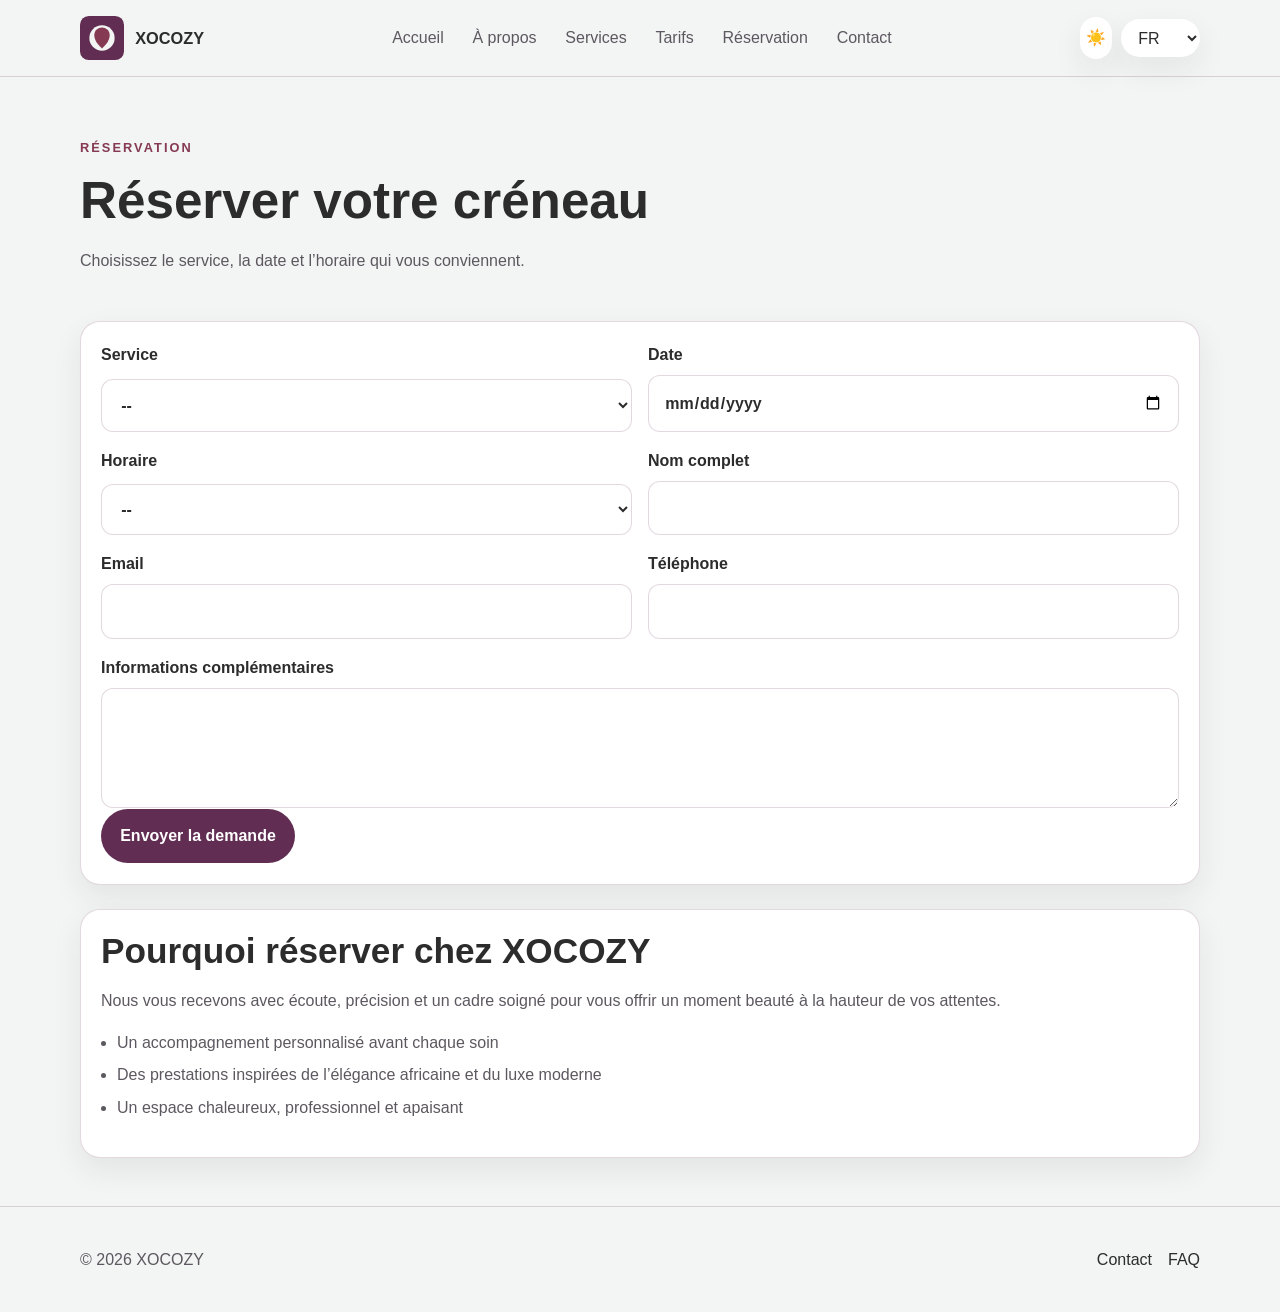
<file: pages/booking.html>
<!DOCTYPE html>
<html lang="fr">
  <head>
    <meta charset="UTF-8" />
    <meta name="viewport" content="width=device-width, initial-scale=1.0" />
    <meta name="description" content="Réservez votre créneau XOCOZY en ligne pour une coiffure afro, une prestation onglerie ou un moment spa." />
    <title>Réservation | XOCOZY</title>
    <link rel="stylesheet" href="../css/style.css" />
    <link rel="stylesheet" href="../css/responsive.css" />
    <link rel="stylesheet" href="../css/themes.css" />
  </head>
  <body>
    <header class="site-header">
      <div class="container header-inner">
        <a class="brand" href="../index.html" aria-label="XOCOZY accueil">
          <img src="../assets/images/logo.svg" alt="XOCOZY" />
          <span>XOCOZY</span>
        </a>
        <button class="menu-toggle" aria-expanded="false" aria-controls="site-nav" aria-label="Ouvrir le menu">
          <span></span><span></span><span></span>
        </button>
        <nav id="site-nav" class="site-nav" aria-label="Navigation principale">
          <a href="../index.html" data-i18n="navHome">Accueil</a>
          <a href="about.html" data-i18n="navAbout">À propos</a>
          <a href="services.html" data-i18n="navServices">Services</a>
          <a href="pricing.html" data-i18n="navPricing">Tarifs</a>
          <a href="booking.html" data-i18n="navBooking">Réservation</a>
          <a href="contact.html" data-i18n="navContact">Contact</a>
        </nav>
        <div class="header-actions">
          <button id="themeToggle" class="icon-button" type="button" aria-label="Basculer le thème"><span aria-hidden="true">☀️</span></button>
          <select id="languageSwitcher" class="lang-switch" aria-label="Choisir la langue">
            <option value="fr">FR</option>
            <option value="en">EN</option>
          </select>
        </div>
      </div>
    </header>

    <main>
      <section class="page-hero reveal">
        <div class="container">
          <p class="eyebrow" data-i18n="navBooking">Réservation</p>
          <h1 data-i18n="pageBookingTitle">Réservez votre moment beauté</h1>
          <p class="lead" data-i18n="pageBookingIntro">Notre équipe vous accueille pour un échange privilégié, un conseil personnalisé et une expérience de beauté premium adaptée à votre style.</p>
        </div>
      </section>

      <section class="page-content">
        <div class="container split-grid reveal">
          <article class="form-card">
            <form id="bookingForm" novalidate>
              <div class="form-grid">
                <label>
                  <span data-i18n="bookingServiceLabel">Service</span>
                  <select name="service" required>
                    <option value="">--</option>
                    <option>Braids & coiffures protectrices</option>
                    <option>Natural hair care</option>
                    <option>Manucure & nail art premium</option>
                    <option>Rituel spa signature</option>
                  </select>
                </label>
                <label>
                  <span data-i18n="bookingDateLabel">Date</span>
                  <input type="date" name="date" required />
                </label>
                <label>
                  <span data-i18n="bookingTimeLabel">Horaire</span>
                  <select name="time" required>
                    <option value="">--</option>
                    <option>09:00</option>
                    <option>10:30</option>
                    <option>13:00</option>
                    <option>16:30</option>
                  </select>
                </label>
                <label>
                  <span data-i18n="bookingNameLabel">Nom complet</span>
                  <input type="text" name="name" required />
                </label>
                <label>
                  <span data-i18n="bookingEmailLabel">Email</span>
                  <input type="email" name="email" required />
                </label>
                <label>
                  <span data-i18n="bookingPhoneLabel">Téléphone</span>
                  <input type="tel" name="phone" required />
                </label>
                <label class="full-width">
                  <span data-i18n="bookingMessageLabel">Informations complémentaires</span>
                  <textarea name="message"></textarea>
                </label>
              </div>
              <div class="form-actions">
                <button class="button primary" type="submit" data-i18n="bookingSubmit">Envoyer la demande</button>
                <p class="form-message" id="bookingFeedback" role="status" aria-live="polite"></p>
              </div>
            </form>
          </article>
          <aside class="card">
            <h2>Pourquoi réserver chez XOCOZY</h2>
            <p>Nous vous recevons avec écoute, précision et un cadre soigné pour vous offrir un moment beauté à la hauteur de vos attentes.</p>
            <ul class="list">
              <li>Un accompagnement personnalisé avant chaque soin</li>
              <li>Des prestations inspirées de l’élégance africaine et du luxe moderne</li>
              <li>Un espace chaleureux, professionnel et apaisant</li>
            </ul>
          </aside>
        </div>
      </section>
    </main>

    <footer class="site-footer">
      <div class="container footer-inner">
        <p>© 2026 XOCOZY</p>
        <div class="footer-links">
          <a href="contact.html">Contact</a>
          <a href="faq.html">FAQ</a>
        </div>
      </div>
    </footer>

    <script src="../js/translations.js"></script>
    <script src="../js/theme.js"></script>
    <script src="../js/booking.js"></script>
    <script src="../js/main.js"></script>
  </body>
</html>
</file>
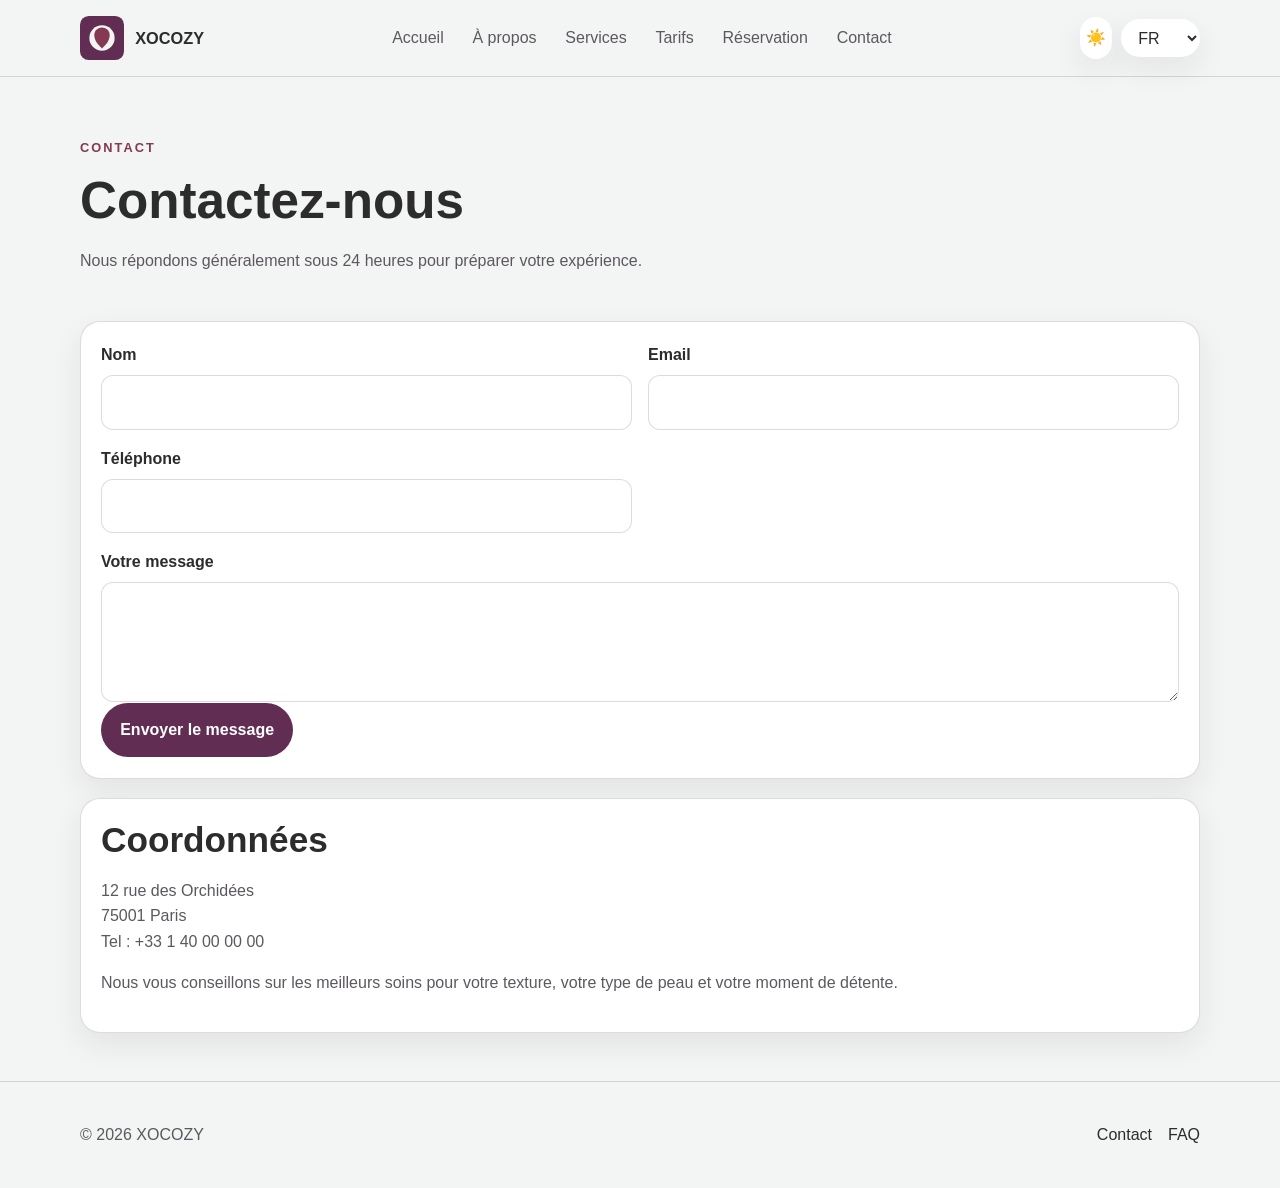
<file: pages/contact.html>
<!DOCTYPE html>
<html lang="fr">
  <head>
    <meta charset="UTF-8" />
    <meta name="viewport" content="width=device-width, initial-scale=1.0" />
    <meta name="description" content="Contactez XOCOZY pour réserver une coiffure afro, une prestation onglerie ou un moment spa." />
    <title>Contact | XOCOZY</title>
    <link rel="stylesheet" href="../css/style.css" />
    <link rel="stylesheet" href="../css/responsive.css" />
    <link rel="stylesheet" href="../css/themes.css" />
  </head>
  <body>
    <header class="site-header">
      <div class="container header-inner">
        <a class="brand" href="../index.html" aria-label="XOCOZY accueil">
          <img src="../assets/images/logo.svg" alt="XOCOZY" />
          <span>XOCOZY</span>
        </a>
        <button class="menu-toggle" aria-expanded="false" aria-controls="site-nav" aria-label="Ouvrir le menu">
          <span></span><span></span><span></span>
        </button>
        <nav id="site-nav" class="site-nav" aria-label="Navigation principale">
          <a href="../index.html" data-i18n="navHome">Accueil</a>
          <a href="about.html" data-i18n="navAbout">À propos</a>
          <a href="services.html" data-i18n="navServices">Services</a>
          <a href="pricing.html" data-i18n="navPricing">Tarifs</a>
          <a href="booking.html" data-i18n="navBooking">Réservation</a>
          <a href="contact.html" data-i18n="navContact">Contact</a>
        </nav>
        <div class="header-actions">
          <button id="themeToggle" class="icon-button" type="button" aria-label="Basculer le thème"><span aria-hidden="true">☀️</span></button>
          <select id="languageSwitcher" class="lang-switch" aria-label="Choisir la langue">
            <option value="fr">FR</option>
            <option value="en">EN</option>
          </select>
        </div>
      </div>
    </header>

    <main>
      <section class="page-hero">
        <div class="container">
          <p class="eyebrow" data-i18n="navContact">Contact</p>
          <h1 data-i18n="pageContactTitle">Nous sommes à votre écoute</h1>
          <p class="lead" data-i18n="pageContactIntro">Pour réserver un soin, demander un conseil personnalisé ou découvrir nos prestations, notre équipe vous répondra avec chaleur et professionnalisme.</p>
        </div>
      </section>

      <section class="page-content">
        <div class="container card-grid">
          <article class="form-card">
            <form id="contactForm" novalidate>
              <div class="form-grid">
                <label>
                  <span data-i18n="contactNameLabel">Nom</span>
                  <input type="text" name="name" required />
                </label>
                <label>
                  <span data-i18n="contactEmailLabel">Email</span>
                  <input type="email" name="email" required />
                </label>
                <label>
                  <span data-i18n="contactPhoneLabel">Téléphone</span>
                  <input type="tel" name="phone" required />
                </label>
                <label class="full-width">
                  <span data-i18n="contactMessageLabel">Votre message</span>
                  <textarea name="message" required></textarea>
                </label>
              </div>
              <div class="form-actions">
                <button class="button primary" type="submit" data-i18n="contactSubmit">Envoyer le message</button>
                <p class="form-message" id="contactFeedback" role="status" aria-live="polite"></p>
              </div>
            </form>
          </article>
          <article class="card">
            <h2>Coordonnées</h2>
            <p>12 rue des Orchidées<br />75001 Paris<br />Tel : +33 1 40 00 00 00</p>
            <p>Nous vous conseillons sur les meilleurs soins pour votre texture, votre type de peau et votre moment de détente.</p>
          </article>
        </div>
      </section>
    </main>

    <footer class="site-footer">
      <div class="container footer-inner">
        <p>© 2026 XOCOZY</p>
        <div class="footer-links">
          <a href="contact.html">Contact</a>
          <a href="faq.html">FAQ</a>
        </div>
      </div>
    </footer>

    <script src="../js/translations.js"></script>
    <script src="../js/theme.js"></script>
    <script src="../js/booking.js"></script>
    <script src="../js/main.js"></script>
  </body>
</html>
</file>
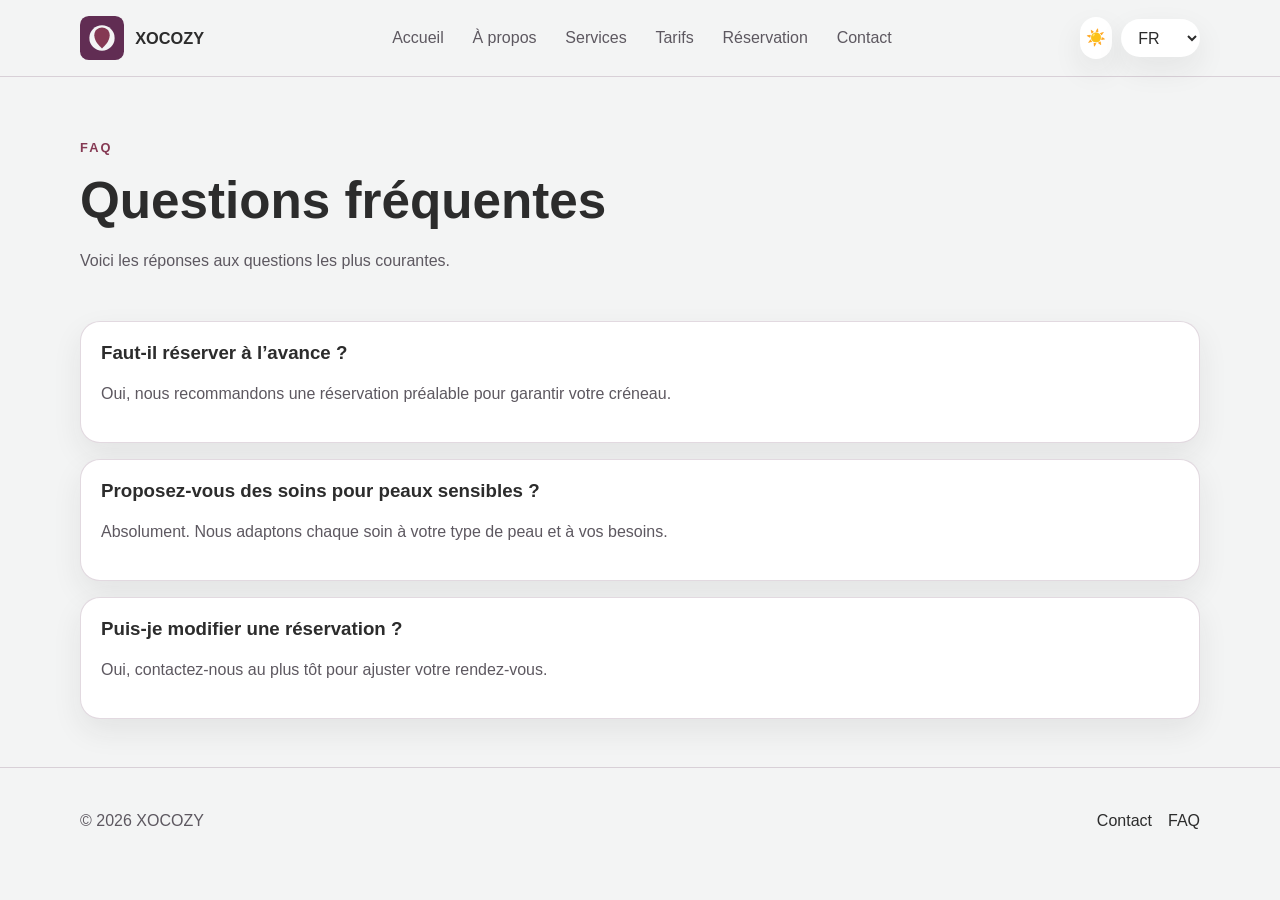
<file: pages/faq.html>
<!DOCTYPE html>
<html lang="fr">
  <head>
    <meta charset="UTF-8" />
    <meta name="viewport" content="width=device-width, initial-scale=1.0" />
    <meta name="description" content="Consultez les questions fréquentes de XOCOZY sur les réservations, les soins et les prestations." />
    <title>FAQ | XOCOZY</title>
    <link rel="stylesheet" href="../css/style.css" />
    <link rel="stylesheet" href="../css/responsive.css" />
    <link rel="stylesheet" href="../css/themes.css" />
  </head>
  <body>
    <header class="site-header">
      <div class="container header-inner">
        <a class="brand" href="../index.html" aria-label="XOCOZY accueil">
          <img src="../assets/images/logo.svg" alt="XOCOZY" />
          <span>XOCOZY</span>
        </a>
        <button class="menu-toggle" aria-expanded="false" aria-controls="site-nav" aria-label="Ouvrir le menu">
          <span></span><span></span><span></span>
        </button>
        <nav id="site-nav" class="site-nav" aria-label="Navigation principale">
          <a href="../index.html" data-i18n="navHome">Accueil</a>
          <a href="about.html" data-i18n="navAbout">À propos</a>
          <a href="services.html" data-i18n="navServices">Services</a>
          <a href="pricing.html" data-i18n="navPricing">Tarifs</a>
          <a href="booking.html" data-i18n="navBooking">Réservation</a>
          <a href="contact.html" data-i18n="navContact">Contact</a>
        </nav>
        <div class="header-actions">
          <button id="themeToggle" class="icon-button" type="button" aria-label="Basculer le thème"><span aria-hidden="true">☀️</span></button>
          <select id="languageSwitcher" class="lang-switch" aria-label="Choisir la langue">
            <option value="fr">FR</option>
            <option value="en">EN</option>
          </select>
        </div>
      </div>
    </header>

    <main>
      <section class="page-hero">
        <div class="container">
          <p class="eyebrow" data-i18n="footerFaq">FAQ</p>
          <h1 data-i18n="faqTitle">Questions fréquentes</h1>
          <p class="lead" data-i18n="faqIntro">Voici les réponses aux questions les plus courantes sur nos soins, nos horaires et notre expérience.</p>
        </div>
      </section>

      <section class="page-content">
        <div class="container faq-list">
          <article class="faq-item">
            <h3 data-i18n="faqQ1">Faut-il réserver à l’avance ?</h3>
            <p data-i18n="faqA1">Oui, nous recommandons une réservation préalable pour garantir votre créneau et préparer votre expérience beauty en toute tranquillité.</p>
          </article>
          <article class="faq-item">
            <h3 data-i18n="faqQ2">Proposez-vous des soins pour peaux sensibles ou textures spécifiques ?</h3>
            <p data-i18n="faqA2">Absolument. Nous adaptons chaque soin à votre type de peau, à votre texture capillaire et à votre besoin de confort.</p>
          </article>
          <article class="faq-item">
            <h3 data-i18n="faqQ3">Puis-je modifier une réservation ?</h3>
            <p data-i18n="faqA3">Oui, contactez-nous au plus tôt pour ajuster votre rendez-vous et préserver la qualité de votre expérience.</p>
          </article>
        </div>
      </section>
    </main>

    <footer class="site-footer">
      <div class="container footer-inner">
        <p>© 2026 XOCOZY</p>
        <div class="footer-links">
          <a href="contact.html">Contact</a>
          <a href="faq.html">FAQ</a>
        </div>
      </div>
    </footer>

    <script src="../js/translations.js"></script>
    <script src="../js/theme.js"></script>
    <script src="../js/booking.js"></script>
    <script src="../js/main.js"></script>
  </body>
</html>
</file>
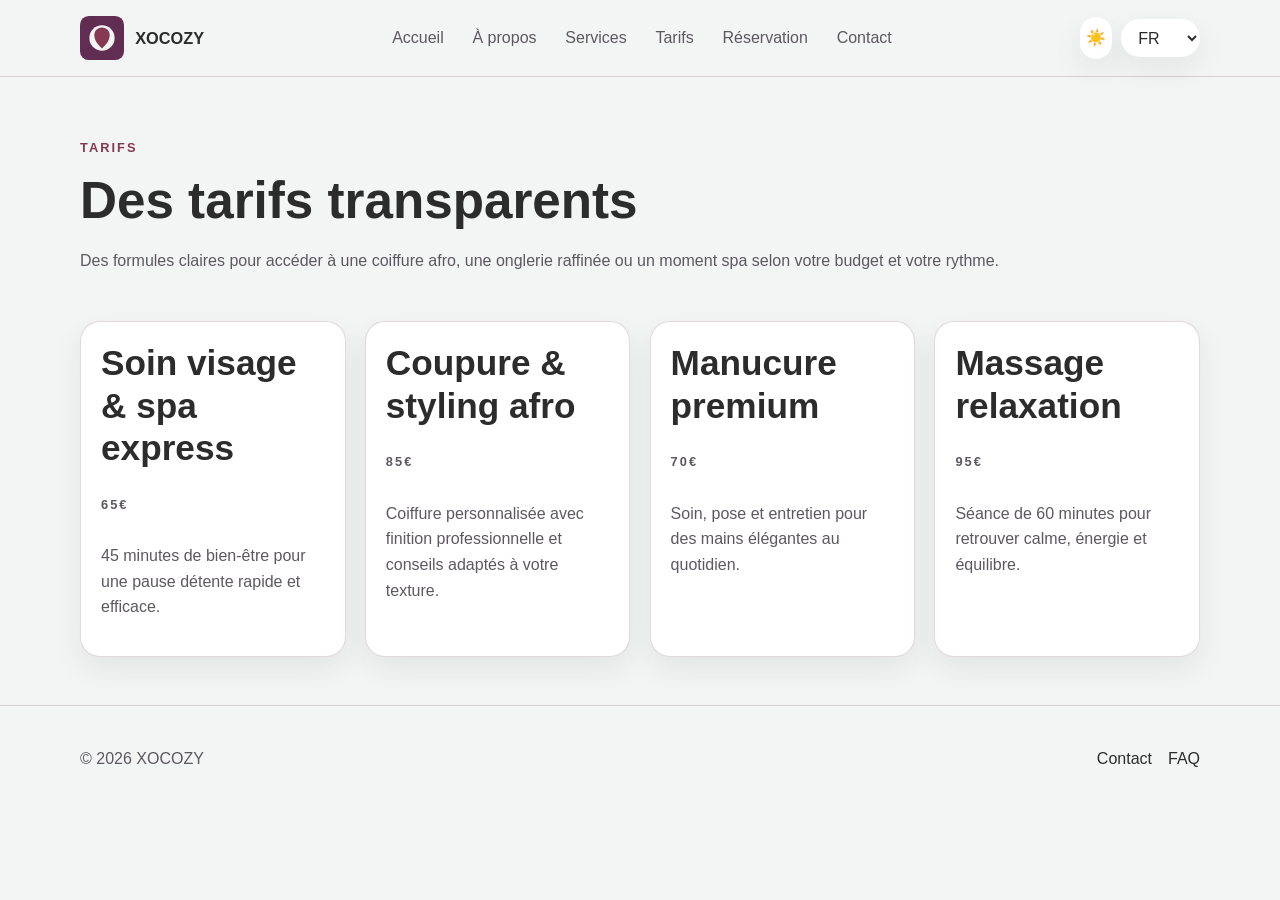
<file: pages/pricing.html>
<!DOCTYPE html>
<html lang="fr">
  <head>
    <meta charset="UTF-8" />
    <meta name="viewport" content="width=device-width, initial-scale=1.0" />
    <meta name="description" content="Consultez les tarifs XOCOZY pour coiffure afro, onglerie, spa et soins beauté premium avec transparence et qualité." />
    <title>Tarifs | XOCOZY</title>
    <link rel="stylesheet" href="../css/style.css" />
    <link rel="stylesheet" href="../css/responsive.css" />
    <link rel="stylesheet" href="../css/themes.css" />
  </head>
  <body>
    <header class="site-header">
      <div class="container header-inner">
        <a class="brand" href="../index.html" aria-label="XOCOZY accueil">
          <img src="../assets/images/logo.svg" alt="XOCOZY" />
          <span>XOCOZY</span>
        </a>
        <button class="menu-toggle" aria-expanded="false" aria-controls="site-nav" aria-label="Ouvrir le menu">
          <span></span><span></span><span></span>
        </button>
        <nav id="site-nav" class="site-nav" aria-label="Navigation principale">
          <a href="../index.html" data-i18n="navHome">Accueil</a>
          <a href="about.html" data-i18n="navAbout">À propos</a>
          <a href="services.html" data-i18n="navServices">Services</a>
          <a href="pricing.html" data-i18n="navPricing">Tarifs</a>
          <a href="booking.html" data-i18n="navBooking">Réservation</a>
          <a href="contact.html" data-i18n="navContact">Contact</a>
        </nav>
        <div class="header-actions">
          <button id="themeToggle" class="icon-button" type="button" aria-label="Basculer le thème"><span aria-hidden="true">☀️</span></button>
          <select id="languageSwitcher" class="lang-switch" aria-label="Choisir la langue">
            <option value="fr">FR</option>
            <option value="en">EN</option>
          </select>
        </div>
      </div>
    </header>

    <main>
      <section class="page-hero reveal">
        <div class="container">
          <p class="eyebrow" data-i18n="navPricing">Tarifs</p>
          <h1 data-i18n="pagePricingTitle">Des prestations premium, avec transparence</h1>
          <p class="lead" data-i18n="pagePricingIntro">Découvrez des formules pensées pour votre beauté, votre confort et votre rythme, avec des soins de qualité premium.</p>
        </div>
      </section>

      <section class="page-content">
        <div class="container card-grid three-up">
          <article class="card reveal">
            <h2 data-i18n="price1Title">Coiffure protectrice & styling</h2>
            <p class="eyebrow" data-i18n="price1Value">85€</p>
            <p data-i18n="price1Text">Braids, cornrows, silk press ou coiffure naturelle avec un rendu structuré, élégant et durable.</p>
          </article>
          <article class="card reveal">
            <h2 data-i18n="price2Title">Nail studio luxe</h2>
            <p class="eyebrow" data-i18n="price2Value">70€</p>
            <p data-i18n="price2Text">Manucure, pédicure et nail art premium pour des mains impeccables et raffinées.</p>
          </article>
          <article class="card reveal">
            <h2 data-i18n="price3Title">Rituel spa signature</h2>
            <p class="eyebrow" data-i18n="price3Value">95€</p>
            <p data-i18n="price3Text">Massage, soin visage et moment de détente pour retrouver calme, énergie et équilibre.</p>
          </article>
          <article class="card reveal">
            <h2 data-i18n="price4Title">Pack beauté premium</h2>
            <p class="eyebrow" data-i18n="price4Value">150€</p>
            <p data-i18n="price4Text">Une expérience complète associant coiffure, soins des mains et ritual spa pour une séance sur mesure.</p>
          </article>
        </div>
      </section>
    </main>

    <footer class="site-footer">
      <div class="container footer-inner">
        <p>© 2026 XOCOZY</p>
        <div class="footer-links">
          <a href="contact.html">Contact</a>
          <a href="faq.html">FAQ</a>
        </div>
      </div>
    </footer>

    <script src="../js/translations.js"></script>
    <script src="../js/theme.js"></script>
    <script src="../js/booking.js"></script>
    <script src="../js/main.js"></script>
  </body>
</html>
</file>
<file: css/style.css>
:root {
  --color-dark: #2c2c2c;
  --color-purple: #612d53;
  --color-burgundy: #853953;
  --color-bg: #f3f4f4;
  --surface: #ffffff;
  --surface-alt: #f7f0f2;
  --text: #2c2c2c;
  --muted: #5d5860;
  --border: rgba(97, 45, 83, 0.18);
  --shadow: 0 12px 30px rgba(44, 44, 44, 0.08);
  --radius: 20px;
  --transition: 180ms ease;
}

* {
  box-sizing: border-box;
}

html {
  scroll-behavior: smooth;
}

body {
  margin: 0;
  font-family: Inter, "Segoe UI", Roboto, Arial, sans-serif;
  background: var(--color-bg);
  color: var(--text);
  line-height: 1.6;
  transition: background var(--transition), color var(--transition);
}

img {
  max-width: 100%;
  display: block;
}

a {
  color: inherit;
  text-decoration: none;
}

button,
select,
input,
textarea {
  font: inherit;
}

.skip-link {
  position: absolute;
  left: 1rem;
  top: -3rem;
  background: var(--color-purple);
  color: #fff;
  padding: 0.75rem 1rem;
  border-radius: 999px;
  z-index: 1000;
}

.skip-link:focus {
  top: 1rem;
}

.container {
  width: min(1120px, calc(100% - 2rem));
  margin: 0 auto;
}

.site-header {
  position: sticky;
  top: 0;
  z-index: 100;
  background: rgba(243, 244, 244, 0.94);
  backdrop-filter: blur(14px);
  border-bottom: 1px solid var(--border);
}

.header-inner {
  display: flex;
  align-items: center;
  justify-content: space-between;
  gap: 1rem;
  padding: 1rem 0;
}

.brand {
  display: inline-flex;
  align-items: center;
  gap: 0.7rem;
  font-weight: 700;
  font-size: 1.02rem;
}

.brand img {
  width: 44px;
  height: 44px;
}

.site-nav {
  display: flex;
  gap: 1rem;
  align-items: center;
}

.site-nav a {
  padding: 0.35rem 0.4rem;
  color: var(--muted);
  transition: color var(--transition);
}

.site-nav a:hover,
.site-nav a:focus-visible {
  color: var(--color-purple);
}

.header-actions {
  display: flex;
  align-items: center;
  gap: 0.6rem;
}

.icon-button,
.lang-switch,
.button,
.menu-toggle {
  border: none;
  cursor: pointer;
  transition: transform var(--transition), background var(--transition), color var(--transition);
}

.icon-button {
  width: 42px;
  height: 42px;
  border-radius: 999px;
  background: var(--surface);
  box-shadow: var(--shadow);
}

.lang-switch {
  padding: 0.6rem 0.8rem;
  border-radius: 999px;
  background: var(--surface);
  color: var(--text);
  box-shadow: var(--shadow);
}

.menu-toggle {
  display: none;
  flex-direction: column;
  justify-content: center;
  gap: 0.25rem;
  width: 42px;
  height: 42px;
  background: var(--surface);
  border-radius: 50%;
  box-shadow: var(--shadow);
}

.menu-toggle span {
  display: block;
  width: 18px;
  height: 2px;
  background: var(--text);
  margin: 0 auto;
}

.hero {
  padding: 4rem 0 3rem;
}

.reveal {
  opacity: 0;
  transform: translateY(24px);
  transition: opacity 0.6s ease, transform 0.6s ease;
}

.reveal.is-visible {
  opacity: 1;
  transform: translateY(0);
}

.hero-grid {
  display: grid;
  gap: 2rem;
  align-items: center;
}

.eyebrow {
  display: inline-flex;
  align-items: center;
  gap: 0.35rem;
  text-transform: uppercase;
  letter-spacing: 0.16em;
  font-size: 0.8rem;
  font-weight: 700;
  color: var(--color-burgundy);
  margin-bottom: 0.75rem;
}

h1,
h2,
h3 {
  line-height: 1.2;
  margin-top: 0;
}

h1 {
  font-size: clamp(2rem, 4vw, 3.5rem);
  margin-bottom: 1rem;
}

h2 {
  font-size: clamp(1.6rem, 3vw, 2.2rem);
  margin-bottom: 0.8rem;
}

.hero-text,
.lead,
.card p,
.section-copy p,
.promo-banner p,
.form-note,
.site-footer p,
.faq-item p {
  color: var(--muted);
}

.button-group {
  display: flex;
  flex-wrap: wrap;
  gap: 0.9rem;
  margin: 1.4rem 0 1rem;
}

.button {
  display: inline-flex;
  align-items: center;
  justify-content: center;
  padding: 0.9rem 1.2rem;
  border-radius: 999px;
  font-weight: 600;
}

.button:hover,
.button:focus-visible,
.icon-button:hover,
.icon-button:focus-visible,
.lang-switch:hover,
.lang-switch:focus-visible,
.menu-toggle:hover,
.menu-toggle:focus-visible {
  transform: translateY(-1px);
}

.button.primary {
  background: var(--color-purple);
  color: #fff;
}

.button.secondary {
  background: var(--surface);
  color: var(--text);
  box-shadow: var(--shadow);
}

.hero-highlights {
  list-style: none;
  padding: 0;
  margin: 0;
  display: grid;
  gap: 0.5rem;
}

.hero-visual img {
  border-radius: 32px;
  box-shadow: var(--shadow);
}

.section {
  padding: 1rem 0 4rem;
}

.alt-section {
  background: var(--surface-alt);
  padding: 4rem 0;
}

.section-heading {
  max-width: 760px;
  margin-bottom: 1.5rem;
}

.card-grid {
  display: grid;
  gap: 1.2rem;
}

.three-up {
  grid-template-columns: 1fr;
}

.card-grid.three-up {
  display: flex;
  flex-wrap: wrap;
  gap: 1.2rem;
}

.card-grid.three-up > .card {
  flex: 1 1 260px;
}

.card,
.form-card,
.faq-item,
.info-card,
.promo-banner,
.image-card {
  background: var(--surface);
  border: 1px solid var(--border);
  border-radius: var(--radius);
  box-shadow: var(--shadow);
  padding: 1.25rem;
}

.promo-banner {
  display: flex;
  flex-direction: column;
  gap: 1rem;
  align-items: flex-start;
}

.split-grid {
  display: grid;
  gap: 1.5rem;
  align-items: center;
}

.story-section {
  display: flex;
  flex-direction: column;
  gap: 1.5rem;
  align-items: center;
}

.story-copy {
  flex: 1;
  max-width: 620px;
}

.story-copy h2 {
  font-size: clamp(1.7rem, 3.3vw, 2.3rem);
  margin-bottom: 0.9rem;
}

.story-copy p:last-child {
  margin-bottom: 0;
}

.story-media {
  width: 100%;
  max-width: 520px;
}

.intro-grid {
  display: grid;
  gap: 1.5rem;
  align-items: stretch;
}

.intro-card,
.intro-highlight {
  display: grid;
  gap: 1rem;
}

.intro-card {
  background: var(--surface);
  border: 1px solid var(--border);
  border-radius: var(--radius);
  box-shadow: var(--shadow);
  padding: 1.5rem;
}

.feature-pills {
  display: flex;
  flex-wrap: wrap;
  gap: 0.6rem;
}

.feature-pills span {
  display: inline-flex;
  align-items: center;
  padding: 0.45rem 0.8rem;
  border-radius: 999px;
  background: var(--surface-alt);
  color: var(--color-purple);
  font-size: 0.92rem;
  font-weight: 600;
}

.intro-highlight {
  grid-template-columns: 1fr;
}

.mini-card {
  background: var(--surface);
  border: 1px solid var(--border);
  border-radius: var(--radius);
  box-shadow: var(--shadow);
  padding: 1.1rem 1.25rem;
}

.mini-card strong {
  display: block;
  margin-bottom: 0.35rem;
  color: var(--color-purple);
}

.image-card img {
  border-radius: var(--radius);
  min-height: 280px;
  object-fit: cover;
}

.stat-grid {
  display: grid;
  gap: 1rem;
}

.stat-card {
  text-align: center;
}

.stat-card strong {
  display: block;
  font-size: 2rem;
  color: var(--color-purple);
}

.site-footer {
  border-top: 1px solid var(--border);
  padding: 1.5rem 0;
}

.footer-inner,
.footer-links {
  display: flex;
  flex-wrap: wrap;
  gap: 1rem;
  justify-content: space-between;
  align-items: center;
}

.page-hero {
  padding: 3rem 0 2rem;
}

.page-content {
  display: grid;
  gap: 1.25rem;
  padding-bottom: 3rem;
}

.form-grid {
  display: grid;
  gap: 1rem;
}

label {
  display: grid;
  gap: 0.45rem;
  font-weight: 600;
}

input,
textarea,
select {
  width: 100%;
  border: 1px solid var(--border);
  border-radius: 12px;
  padding: 0.85rem 0.95rem;
  background: var(--surface);
  color: var(--text);
}

textarea {
  min-height: 120px;
  resize: vertical;
}

input:focus,
textarea:focus,
select:focus {
  outline: 2px solid rgba(97, 45, 83, 0.25);
  border-color: var(--color-purple);
}

.form-actions {
  display: flex;
  flex-wrap: wrap;
  gap: 0.8rem;
  align-items: center;
}

.form-message {
  min-height: 1.5rem;
  font-weight: 600;
}

.form-message.success {
  color: #1d6b34;
}

.form-message.error {
  color: #a73333;
}

.list {
  padding-left: 1rem;
  color: var(--muted);
}

.list li + li {
  margin-top: 0.45rem;
}

.faq-list {
  display: grid;
  gap: 1rem;
}

.faq-item h3 {
  margin-bottom: 0.4rem;
}

.booking-summary {
  display: grid;
  gap: 0.4rem;
  margin-top: 1rem;
}

.hidden {
  display: none;
}
</file>
<file: css/responsive.css>
@media (min-width: 720px) {
  .hero-grid {
    grid-template-columns: 1.1fr 0.9fr;
  }

  .three-up {
    grid-template-columns: repeat(3, minmax(0, 1fr));
  }

  .form-grid {
    grid-template-columns: repeat(2, minmax(0, 1fr));
  }

  .full-width {
    grid-column: 1 / -1;
  }

  .promo-banner {
    flex-direction: row;
    justify-content: space-between;
    align-items: center;
  }

  .intro-grid {
    grid-template-columns: 1.1fr 0.9fr;
  }

  .story-section {
    flex-direction: row;
    align-items: center;
    justify-content: space-between;
  }

  .story-copy {
    max-width: 540px;
  }

  .story-media {
    max-width: 480px;
  }

  .intro-highlight {
    grid-template-columns: repeat(2, minmax(0, 1fr));
  }

  .intro-highlight .mini-card:last-child {
    grid-column: 1 / -1;
  }
}

@media (max-width: 800px) {
  .site-nav {
    display: none;
    position: absolute;
    top: 74px;
    left: 1rem;
    right: 1rem;
    background: var(--surface);
    padding: 1rem;
    border: 1px solid var(--border);
    border-radius: 16px;
    box-shadow: var(--shadow);
    flex-direction: column;
    align-items: flex-start;
  }

  .site-nav.is-open {
    display: flex;
  }

  .menu-toggle {
    display: inline-flex;
  }
}
</file>
<file: css/themes.css>
body[data-theme='dark'] {
  --color-bg: #17131b;
  --surface: #231c27;
  --surface-alt: #1b151f;
  --text: #f4ecf2;
  --muted: #d8c8d2;
  --border: rgba(255, 255, 255, 0.12);
  --shadow: 0 12px 30px rgba(0, 0, 0, 0.25);
}

body[data-theme='dark'] .site-header {
  background: rgba(23, 19, 27, 0.95);
}

body[data-theme='dark'] .button.secondary,
body[data-theme='dark'] .icon-button,
body[data-theme='dark'] .lang-switch {
  background: var(--surface);
  color: var(--text);
}
</file>
